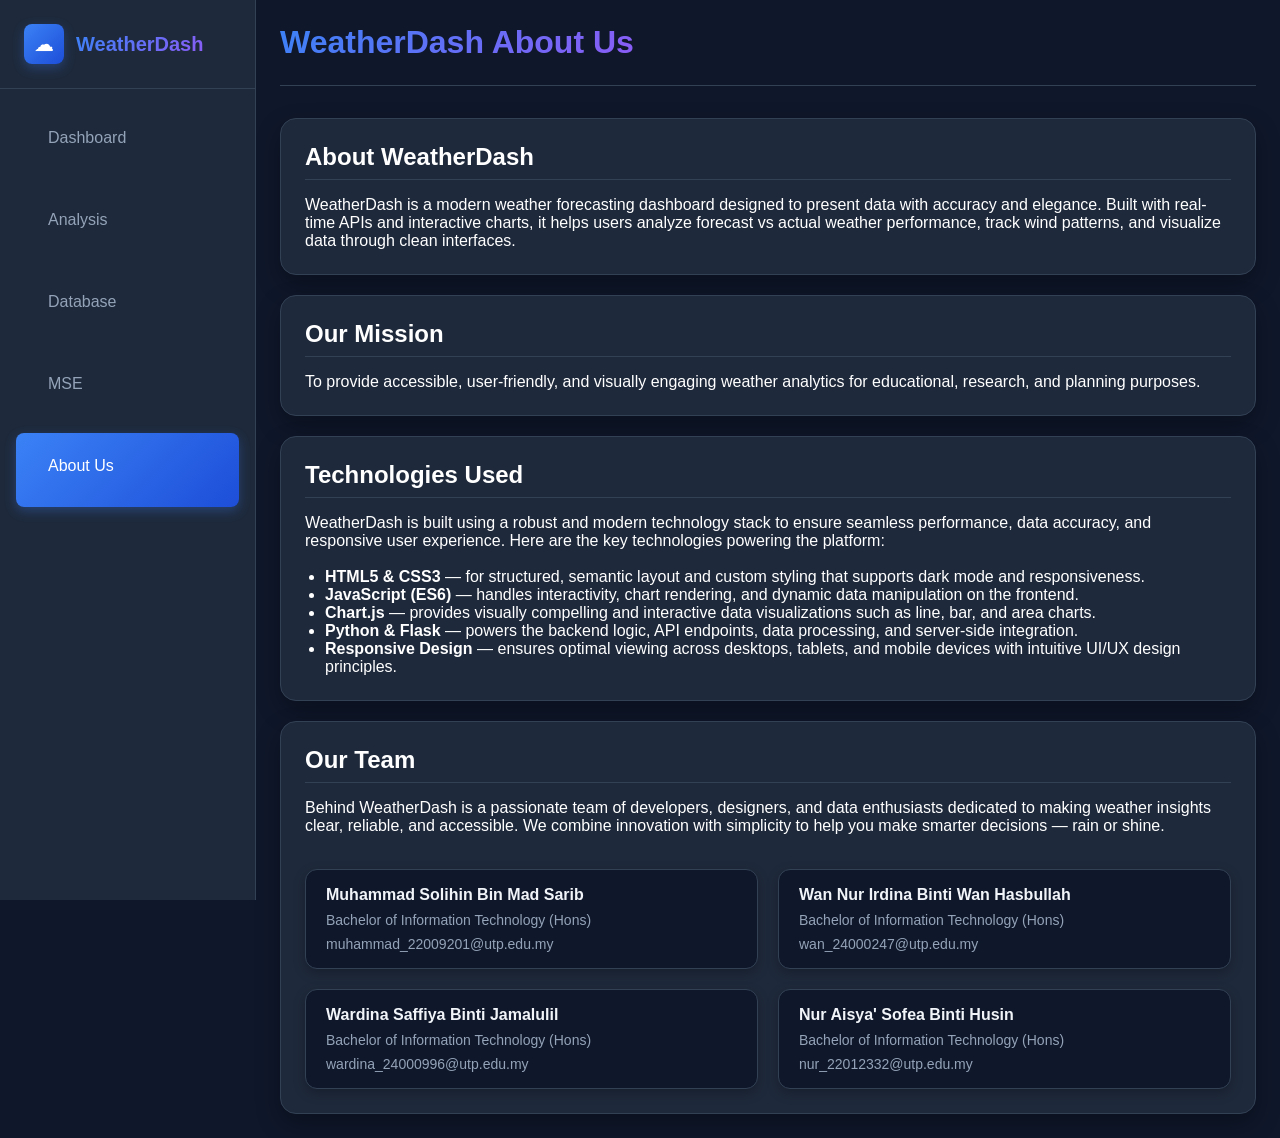
<file: about_us.html>
<!DOCTYPE html>
<html lang="en">
<head>
    <meta charset="UTF-8">
    <meta name="viewport" content="width=1324">
    <title>About Us - WeatherDash</title>
    <link rel="icon" type="image/png" href="/static/WeatherDash-logo.png">
    <link rel="stylesheet" href="/static/style.css"> 
</head>
<body>
<div class="app">
    <!-- Sidebar -->
    <div class="sidebar">
            <div class="sidebar-header">
                <div class="logo">
                    <div class="logo-icon">☁</div>
                    <span class="logo-text">WeatherDash</span>
                </div>
                </div>
                <nav class="sidebar-nav">
                    <div class="nav-item"><a href="/" class="nav-item"><span class="nav-label">Dashboard</span></a></div>
                    <div class="nav-item"><a href="/analysis" class="nav-item"><span class="nav-label">Analysis</span></a></div>
                    <div class="nav-item"><a href="/database" class="nav-item"><span class="nav-label">Database</span></a></div>
                    <div class="nav-item"><a href="/mse" class="nav-item"><span class="nav-label">MSE</span></a></div>
                    <div class="nav-item active"><a href="/about" class="nav-item"><span class="nav-label">About Us</span></a></div>
            </nav>
        </div>

    <!-- Main Content -->
    <div class="main-content">
        <div class="dashboard-header">
      <h1>WeatherDash About Us</h1>
    </div>
        <div class="content-grid">
            <div class="left-content">
                <div class="chart-container">
                    <h1 class="section-title">About WeatherDash</h1>
                    <p>
                        WeatherDash is a modern weather forecasting dashboard designed to present data with accuracy and elegance.
                        Built with real-time APIs and interactive charts, it helps users analyze forecast vs actual weather performance,
                        track wind patterns, and visualize data through clean interfaces.
                    </p>
                </div>
                <div class="chart-container" style=" margin-top: 20px;">
                    <h1 class="section-title">Our Mission</h1>
                    <p>
                        To provide accessible, user-friendly, and visually engaging weather analytics for educational, research,
                        and planning purposes.
                    </p>
                </div>
                <div class="chart-container" style=" margin-top: 20px;">
                    
                    <h1 class="section-title">Technologies Used</h1>
                    <p>
                        WeatherDash is built using a robust and modern technology stack to ensure seamless performance, data accuracy, and responsive user experience. Here are the key technologies powering the platform:
                    </p><br>
                    <ul style="margin-left: 20px;">
                        <li><strong>HTML5 &amp; CSS3</strong> — for structured, semantic layout and custom styling that supports dark mode and responsiveness.</li>
                        <li><strong>JavaScript (ES6)</strong> — handles interactivity, chart rendering, and dynamic data manipulation on the frontend.</li>
                        <li><strong>Chart.js</strong> — provides visually compelling and interactive data visualizations such as line, bar, and area charts.</li>
                        <li><strong>Python &amp; Flask</strong> — powers the backend logic, API endpoints, data processing, and server-side integration.</li>
                        <li><strong>Responsive Design</strong> — ensures optimal viewing across desktops, tablets, and mobile devices with intuitive UI/UX design principles.</li>
                    </ul>
                </div>
                <div class="chart-container" style="margin-top: 20px;">
                    <h1 class="section-title">Our Team</h1>
                    <p>
                        Behind WeatherDash is a passionate team of developers, designers, and data enthusiasts dedicated to making weather insights clear, reliable, and accessible. We combine innovation with simplicity to help you make smarter decisions — rain or shine.
                    </p>
                    <br>
                    <div class="team-grid">
                        <div class="team-member">
                        <strong>Muhammad Solihin Bin Mad Sarib</strong>
                        <span>Bachelor of Information Technology (Hons)</span>
                        <span>muhammad_22009201@utp.edu.my</span>
                        </div>
                        <div class="team-member">
                        <strong>Wan Nur Irdina Binti Wan Hasbullah</strong>
                        <span>Bachelor of Information Technology (Hons)</span>
                        <span>wan_24000247@utp.edu.my</span>
                        </div>
                        <div class="team-member">
                        <strong>Wardina Saffiya Binti Jamalulil</strong>
                        <span>Bachelor of Information Technology (Hons)</span>
                        <span>wardina_24000996@utp.edu.my</span>
                        </div>
                        <div class="team-member">
                        <strong>Nur Aisya' Sofea Binti Husin</strong>
                        <span>Bachelor of Information Technology (Hons)</span>
                        <span>nur_22012332@utp.edu.my</span>
                        </div>
                    </div>
                </div>
            </div>
        </div>
    </div>
</div>
</body>
</html>
</file>
<file: static/style.css>
* {
    margin: 0;
    padding: 0;
    box-sizing: border-box;
}

body {
    font-family: -apple-system, BlinkMacSystemFont, 'Segoe UI', Roboto, sans-serif;
    background-color: #0f172a;
    color: white;
    min-height: 100vh;
}

.app {
    display: flex;
    min-height: 100vh;
}

/* Sidebar Styles */
.sidebar {
    width: 256px;
    background-color: #1e293b;
    display: flex;
    flex-direction: column;
    position: fixed;
    height: 100vh;
    z-index: 50;
    border-right: 1px solid #334155;
}

.sidebar-header {
    padding: 24px;
    border-bottom: 1px solid #334155;
}

.logo {
    display: flex;
    align-items: center;
    gap: 12px;
}

.logo-icon {
    width: 40px;
    height: 40px;
    background: linear-gradient(135deg, #3b82f6, #1d4ed8);
    border-radius: 8px;
    display: flex;
    align-items: center;
    justify-content: center;
    font-size: 20px;
    box-shadow: 0 4px 12px rgba(59, 130, 246, 0.3);
}

.logo-text {
    font-size: 20px;
    font-weight: 600;
    background: linear-gradient(135deg, #3b82f6, #8b5cf6);
    -webkit-background-clip: text;
    -webkit-text-fill-color: transparent;
    background-clip: text;
}

.sidebar-nav {
    flex: 1;
    padding: 16px;
}

.nav-item {
    display: flex;
    align-items: center;
    gap: 12px;
    padding: 12px 16px;
    border-radius: 8px;
    cursor: pointer;
    transition: all 0.2s;
    margin-bottom: 8px;
    color: #94a3b8;
}

.nav-item:hover {

    color: white;
    transform: translateX(4px);
}

.nav-item.active {
    background: linear-gradient(135deg, #3b82f6, #1d4ed8);
    color: white;
    box-shadow: 0 4px 12px rgba(59, 130, 246, 0.3);
}

.nav-icon {
    font-size: 18px;
    width: 20px;
    height: 20px;
    display: flex;
    align-items: center;
    justify-content: center;
}

.nav-label {
    font-weight: 500;
}

/* Main Content */
.main-content {
    flex: 1;
    margin-left: 256px;
    padding: 24px;
    max-width: calc(100vw - 256px);
}

.dashboard-header {
    display: flex;
    justify-content: space-between;
    align-items: center;
    margin-bottom: 32px;
    padding-bottom: 24px;
    border-bottom: 1px solid #334155;
}

.dashboard-header h1 {
    font-size: 32px;
    font-weight: 700;
    background: linear-gradient(135deg, #3b82f6, #8b5cf6);
    -webkit-background-clip: text;
    -webkit-text-fill-color: transparent;
    background-clip: text;
}

.mse-display {
    display: flex;
    gap: 24px;
}

.mse-item {
    display: flex;
    flex-direction: column;
    align-items: center;
    padding: 16px 24px;
    background-color: #1e293b;
    border-radius: 12px;
    border: 1px solid #334155;
    box-shadow: 0 4px 12px rgba(0, 0, 0, 0.3);
}

.mse-label {
    font-size: 14px;
    color: #64748b;
    margin-bottom: 8px;
}

.mse-value {
    font-size: 20px;
    font-weight: 600;
    color: #3b82f6;
}

.dashboard-content {
    display: flex;
    flex-direction: column;
    gap: 32px;
}

/* Chart Container */
.chart-container {
    background-color: #1e293b;
    border-radius: 16px;
    padding: 24px;
    box-shadow: 0 10px 25px rgba(0, 0, 0, 0.3);
    border: 1px solid #334155;
}

.chart-header {
    display: flex;
    justify-content: space-between;
    align-items: center;
    margin-bottom: 24px;
    
    padding-bottom: 8px;
    border-bottom: 1px solid #334155;
}

.chart-header h2 {
    font-size: 20px;
    font-weight: 600;
    color: #f1f5f9;
}

.chart-legend {
    display: flex;
    gap: 16px;
}

.legend-item {
    display: flex;
    align-items: center;
    gap: 8px;
    font-size: 14px;
    color: #cbd5e1;
}

.legend-color {
    width: 12px;
    height: 12px;
    border-radius: 2px;
}

.legend-color.forecast-temp {
    background-color: #3b82f6;
}

.legend-color.actual-temp {
    background-color: #ef4444;
}

.legend-color.forecast-wind {
    background-color: #10b981;
}

.legend-color.actual-wind {
    background-color: #f59e0b;
}

.chart-wrapper {
    position: relative;
    height: 500px;
    background-color: #0f172a;
    border-radius: 12px;
    padding: 16px;
}

/* Download Button */
.download-btn {
    display: flex;
    align-items: center;
    gap: 8px;
    padding: 12px 540px;
    background: linear-gradient(135deg, #10b981, #059669);
    color: white;
    border: none;
    border-radius: 8px;
    font-weight: 500;
    cursor: pointer;
    transition: all 0.2s;
    box-shadow: 0 4px 12px rgba(16, 185, 129, 0.3);
    margin-right: auto;
    margin-left: auto;
}

.download-btn:hover {
    transform: translateY(-2px);
    box-shadow: 0 6px 16px rgba(16, 185, 129, 0.4);
}

/* Flex row: Download button on the left, pagination auto aligns right */
.table-footer {
  display: flex;
  justify-content: space-between;
  align-items: center;
  margin-top: 16px;
}

/* Ensure pagination is still styled correctly */
.dataTables_paginate {
  margin: 0 !important;
}



.table-footer {
  display: flex;
  justify-content: space-between;
  align-items: center;
  margin-top: 12px;
}

/* Optional: reduce space between download and table */
.table-footer .download-btn {
  margin-top: 0;
}


.btn-icon {
    font-size: 16px;
}

/* Table Styles */
.table-container {
    overflow: hidden;
}

.table-wrapper {
    overflow-x: auto;
    border-radius: 12px;
    background-color: #0f172a;
}

.data-table {
    width: 100%;
    border-collapse: collapse;
    font-size: 14px;
    text-align: center;
}

.searchable-text {
  position: absolute;
  opacity: 0;
  pointer-events: none;
  height: 0;
  overflow: hidden;
}

.data-table th {
    background-color: #334155;
    color: #f1f5f9;
    padding: 16px;
    text-align: center;
    font-weight: 600;
    border-bottom: 2px solid #475569;
}

.data-table td {
    padding: 16px;
    border-bottom: 1px solid #334155;
    color: #cbd5e1;
}

.data-table tr:hover {
    background-color: #1e293b;
}

.data-table tr.even {
    background-color: rgba(15, 23, 42, 0.5);
}

.data-table tr.odd {
    background-color: rgba(30, 41, 59, 0.3);
}

/* Responsive Design */
@media (max-width: 1200px) {
    .dashboard-header {
        flex-direction: column;
        gap: 16px;
        align-items: flex-start;
    }
    
    .mse-display {
        width: 100%;
        justify-content: flex-start;
    }
}

@media (max-width: 768px) {
    .sidebar {
        transform: translateX(-100%);
        transition: transform 0.3s;
    }
    
    .main-content {
        margin-left: 0;
        max-width: 100vw;
        padding: 16px;
    }
    
    .dashboard-header h1 {
        font-size: 24px;
    }
    
    .chart-wrapper {
        height: 300px;
    }
    
    .chart-header {
        flex-direction: column;
        gap: 16px;
        align-items: flex-start;
    }
    
    .mse-display {
        flex-direction: column;
        gap: 12px;
    }
    
    .mse-item {
        flex-direction: row;
        justify-content: space-between;
        padding: 12px 16px;
    }
}

@media (max-width: 480px) {
    .chart-wrapper {
        height: 250px;
        padding: 12px;
    }
    
    .chart-container {
        padding: 16px;
    }
    
    .data-table th,
    .data-table td {
        padding: 12px 8px;
        font-size: 12px;
    }
    
    .download-btn {
        padding: 10px 16px;
        font-size: 14px;
    }
}

/* Loading States */
.loading {
    display: flex;
    justify-content: center;
    align-items: center;
    height: 200px;
    color: #64748b;
}

/* Animations */
@keyframes fadeIn {
    from {
        opacity: 0;
        transform: translateY(20px);
    }
    to {
        opacity: 1;
        transform: translateY(0);
    }
}

.chart-container {
    animation: fadeIn 0.6s ease-out;
}

.chart-container:nth-child(2) {
    animation-delay: 0.2s;
}

.chart-container:nth-child(3) {
    animation-delay: 0.4s;
}

.weather-card {
  background-color: #1e293b;
  border-radius: 16px;
  padding: 24px;
  box-shadow: 0 10px 25px rgba(0, 0, 0, 0.3);
  color: #e2e8f0;
}

.weather-card h2 {
  margin-bottom: 1.5rem;
  font-size: 18px;
  font-weight: 600;
  color: #f1f5f9;
}

/* Layout similar to .conditions-grid */
.weather-details {
  display: grid;
  grid-template-columns: repeat(auto-fit, minmax(200px, 1fr));
  gap: 24px;
}

/* Styled like .condition-item */
.weather-details p {
  display: flex;
  flex-direction: column;
  gap: 8px;
  background-color: #0f172a;
  border-radius: 12px;
  padding: 16px;
  box-shadow: 0 4px 12px rgba(0,0,0,0.2);
  color: #cbd5e1;
  font-size: 14px;
}

.weather-details p span:first-child {
  color: #64748b;
  font-size: 14px;
  font-weight: 500;
}

.weather-details p span:last-child {
  font-size: 20px;
  font-weight: 600;
}

#weather-card {
  background: #1e293b;
  color: #e2e8f0;
  padding: 24px;
  border-radius: 16px;
  margin-top: 32px;
  box-shadow: 0 10px 25px rgba(0, 0, 0, 0.3);
  border: 1px solid #334155;
  animation: fadeIn 0.6s ease-out;
}

#weather-card h2 {
  font-size: 20px;
  font-weight: 600;
  color: #f1f5f9;
  margin-bottom: 24px;
  border-bottom: 1px solid #334155;
  padding-bottom: 12px;
}

.weather-details {
  display: grid;
  grid-template-columns: repeat(auto-fit, minmax(220px, 1fr));
  gap: 24px;
}

.weather-details p {
  padding: 16px;
  border-radius: 12px;
  background-color: #0f172a;
  box-shadow: 0 4px 12px rgba(0,0,0,0.15);
  font-size: 14px;
  display: flex;
  flex-direction: column;
  gap: 6px;
}

.weather-details p strong {
  font-weight: 500;
  color: #94a3b8;
  font-size: 14px;
}

.weather-details p span,
.weather-details p:not(:has(span)) {
  font-size: 18px;
  font-weight: 600;
  color: #f8fafc;
}



/* Scrollbar Styling */
::-webkit-scrollbar {
    width: 8px;
    height: 8px;
}

::-webkit-scrollbar-track {
    background: #1e293b;
    border-radius: 4px;
}

::-webkit-scrollbar-thumb {
    background: #475569;
    border-radius: 4px;
}

::-webkit-scrollbar-thumb:hover {
    background: #64748b;
}

/* About Us Page */

.about-card {
    background-color: #1e293b;
    border-radius: 16px;
    padding: 32px;
    box-shadow: 0 10px 25px rgba(0, 0, 0, 0.3);
    color: #e2e8f0;
    max-width: 900px;
    margin: 0 auto;
}

.about-card h1 {
    font-size: 32px;
    margin-bottom: 24px;
    font-weight: 700;
}

.about-card h2 {
    font-size: 20px;
    margin-top: 24px;
    margin-bottom: 12px;
    font-weight: 600;
    color: #f1f5f9;
}

.about-card p {
    font-size: 16px;
    line-height: 1.6;
    color: #cbd5e1;
}

.about-card ul {
    margin-left: 20px;
    color: #cbd5e1;
}

.about-card ul li {
    margin-bottom: 8px;
    list-style-type: disc;
}

.email-link {
    color: #3b82f6;
    text-decoration: underline;
}

.email-link:hover {
    color: #60a5fa;
}

/* Linked to Others HTML Page */

.sidebar-nav a.nav-item {
    text-decoration: none;
    color: inherit;
    display: flex;
    align-items: center;
    gap: 12px;
    padding: 12px 16px;
    border-radius: 8px;
    transition: all 0.2s;
    margin-bottom: 8px;
}

.table-time-info {
  margin-top: 16px;
  padding: 16px;
  background-color: #0f172a;
  border-radius: 8px;
  color: #e2e8f0;
  box-shadow: 0 4px 12px rgba(0, 0, 0, 0.2);
  display: flex;
  gap: 24px;
  font-size: 14px;
}

/* Team Section */
.section-title {
  font-size: 24px;
  font-weight: 700;
  margin-bottom: 16px;
  border-bottom: 1px solid #334155;
  padding-bottom: 8px;
}

.team-grid {
  display: grid;
  grid-template-columns: repeat(auto-fit, minmax(250px, 1fr));
  gap: 20px;
  margin-top: 16px;
}.team-grid {
  display: grid;
  grid-template-columns: repeat(2, 1fr); /* Force 2 columns */
  gap: 20px;
  margin-top: 16px;
}

.team-member {
  background-color: #0f172a;
  padding: 16px 20px;
  border-radius: 12px;
  box-shadow: 0 4px 12px rgba(0, 0, 0, 0.25);
  border: 1px solid #334155;
  color: #cbd5e1;
  display: flex;
  flex-direction: column;
  gap: 8px;
  transition: transform 0.2s ease;
}

.team-member:hover {
  transform: translateY(-4px);
  box-shadow: 0 6px 16px rgba(56, 189, 248, 0.3);
}

.team-member strong {
  font-size: 16px;
  color: #f1f5f9;
}

.team-member span {
  font-size: 14px;
  color: #94a3b8;
}

.weather-details .value {
  font-size: 20px;
  font-weight: 700;
  color: #f8fafc;
}

.weather-details .unit {
  font-size: 14px;
  font-weight: 500;
  color: #94a3b8;
  margin-left: 4px;
}

/* Time */
.real-time-box {
    padding: 24px;
    font-size: 40px;
    color: #f8fafc;
    display: flex;
    justify-content: center;
    gap: 24px;
}

.real-time-box p {
    margin: 0;
    font-weight: 500;
    font-size: 40px;
}

.clickable {
  cursor: pointer;
  transition: background-color 0.2s ease;
}
.clickable:hover {
  background-color: #334155;
}
 
.status-message {
  position: fixed;
  bottom: 32px;
  left: 50%;
  transform: translateX(-50%);
  max-width: 90%;
  padding: 16px 24px;
  border-radius: 8px;
  font-size: 14px;
  font-weight: 500;
  background-color: #1e3a8a;
  color: #e0f2fe;
  border-left: 5px solid #3b82f6;
  box-shadow: 0 4px 12px rgba(0, 0, 0, 0.2);
  animation: slideUp 0.3s ease-out;
  z-index: 9999;
  display: none;
}

.status-message.success {
  background-color: #14532d;
  border-left-color: #22c55e;
  color: #d1fae5;
}

.status-message.error {
  background-color: #7f1d1d;
  border-left-color: #f87171;
  color: #fee2e2;
}

/* Slide animation */
@keyframes slideUp {
  from {
    transform: translate(-50%, 100px);
    opacity: 0;
  }
  to {
    transform: translate(-50%, 0);
    opacity: 1;
  }
}
/* ====== DataTables Dark Customization ====== */
.dataTables_wrapper {
  color: #cbd5e1;
  font-family: inherit;
  margin-top: 20px;
}

.dataTables_filter {
  text-align: left !important;
  margin-bottom: 16px;
}

.dataTables_filter label {
  font-weight: 500;
  color: #f1f5f9;
}

.dataTables_filter input {
  width: 100%;
  max-width: 400px;
  padding: 10px 14px;
  border-radius: 6px;
  background-color: #0f172a;
  color: #f8fafc;
  border: 1px solid #334155;
  font-size: 14px;
  margin-left: 10px;
}

/* Table header */
table.dataTable thead th {
  background-color: #1e293b;
  color: #f1f5f9;
  border-bottom: 2px solid #334155;
  padding: 12px;
}

/* Table body rows */
table.dataTable tbody td {
  color: #cbd5e1;
  padding: 12px;
  border-bottom: 1px solid #334155;
}

/* Alternating row colors */
table.dataTable.stripe tbody tr:nth-child(odd) {
  background-color: rgba(15, 23, 42, 0.4);
}
table.dataTable.stripe tbody tr:nth-child(even) {
  background-color: rgba(30, 41, 59, 0.4);
}

/* Row hover effect */
table.dataTable tbody tr:hover {
  background-color: #334155;
}

/* Pagination Buttons */
.dataTables_paginate {
  margin-top: 12px;
}

.dataTables_wrapper{
    margin: 20px;
}

.dataTables_wrapper .dataTables_paginate .paginate_button {
  background: #0f172a;
  color: #f8fafc !important;
  padding: 6px 12px;
  margin: 0 2px;
  border-radius: 6px;
  transition: all 0.2s ease;
}

.dataTables_wrapper .dataTables_paginate .paginate_button:hover {
  background: #334155;
  color: #ffffff !important;
}

/* Active page */
.dataTables_wrapper .dataTables_paginate .paginate_button.current {
  background: linear-gradient(135deg, #3b82f6, #1d4ed8);
    color: white;
    box-shadow: 0 4px 12px rgba(59, 130, 246, 0.3);
}

/* Info text */
.dataTables_info {
  color: #94a3b8;
  padding-top: 12px;
  padding-bottom: 10px;
}

/* Length menu */
.dataTables_length label {
  color: #f8fafc;
}

.dataTables_length {
  float: right !important;
  text-align: right;
}

.dataTables_length select {
  background-color: #1e293b;
  color: #f8fafc;
  border: 1px solid #334155;
  border-radius: 6px;
  padding: 6px;
}

/* Scrollbar for wide tables */
.dataTables_scrollBody::-webkit-scrollbar {
  height: 8px;
}

.dataTables_scrollBody::-webkit-scrollbar-thumb {
  background: #475569;
  border-radius: 4px;
}

.dataTables_scrollBody::-webkit-scrollbar-track {
  background: #1e293b;
}

/* Center pagination controls */
.dataTables_paginate {
  text-align: center !important;
  float: none !important;
  margin-top: 16px;
}

/* Optional: center inside the full width */
div.dataTables_wrapper div.dataTables_paginate {
  display: flex;
  justify-content: right;
}

/* Container for search bar */
.dataTables_filter {
  margin: 12px 0 16px !important;
  display: flex;
  justify-content: flex-start;
}

/* Remove the default "Search:" label */
.dataTables_filter label {
  font-size: 0; /* hides the text */
}

.dataTables_wrapper{
  text-align: center;
}


/* Style the search input */
.dataTables_filter input {
  font-size: 14px; /* restore font size */
  padding: 10px 16px !important;
  border: 1px solid #334155 !important;
  border-radius: 8px;
  background-color: #1e293b;
  color: #cbd5e1;
  font-size: 14px;
  width: 500px;
  outline: none;
  transition: border 0.2s ease;
  margin-left: 0px;
}

.dataTables_filter input:focus {
  border-color: #3b82f6;
  box-shadow: 0 0 0 2px rgba(59, 130, 246, 0.2);
}

.dataTables_filter input {
  padding: 8px 14px;
  border: 1px solid #334155;
  border-radius: 8px;
  background-color: #1e293b;
  color: #f1f5f9;
}

.dataTables_filter {
  display: flex;
  align-items: center;
  gap: 16px; /* space between search and date */
  justify-content: flex-start;
  flex-wrap: wrap;
  margin-top: 20px;
}

/* Style the date picker to match search bar */
.dataTables_filter #date-filter {
  padding: 9px 16px;
  border: 1px solid #334155;
  border-radius: 8px;
  background-color: #1e293b;
  color: #cbd5e1;
  font-size: 14px;
  width: 180px;
  outline: none;
  transition: border 0.2s ease;
}

.dataTables_filter #date-filter:focus {
  border-color: #3b82f6;
  box-shadow: 0 0 0 2px rgba(59, 130, 246, 0.2);
}

.chart-date-filter {
  display: grid;
  grid-template-columns: repeat(2, 1fr);
  grid-template-rows: auto auto;
  gap: 12px;
  margin-top: 12px;
}

.date-field {
  display: flex;
  flex-direction: column;
}

.date-field label {
  margin-bottom: 6px;
  color: #cbd5e1;
  font-size: 14px;
}

.date-field input {
  padding: 10px 14px;
  border-radius: 6px;
  background-color: #0f172a;
  color: #f8fafc;
  border: 1px solid #334155;
  font-size: 14px;
  outline: none;
}

.btn-group {
  grid-column: 1 / span 2;
  display: flex;
  flex-direction: column;
  gap: 10px;
  margin-top: 4px;
}

.btn-group button {
  width: 100%;
  padding: 10px 14px;
  border: none;
  border-radius: 6px;
  font-size: 14px;
  font-weight: 600;
  cursor: pointer;
  transition: background 0.3s, transform 0.2s ease;
}

#range-apply {
  background: linear-gradient(135deg, #3b82f6, #1d4ed8);
  color: white;
  box-shadow: 0 4px 12px rgba(59, 130, 246, 0.3);
}

#range-reset {
  background: linear-gradient(135deg, #94a3b8, #475569); /* slate tone gradient */
  color: white;
  box-shadow: 0 4px 12px rgba(100, 116, 139, 0.3); /* matches the slate tones */
}

.chart-analysis {
  height: auto; /* or 400px depending on your design */
}
</file>
